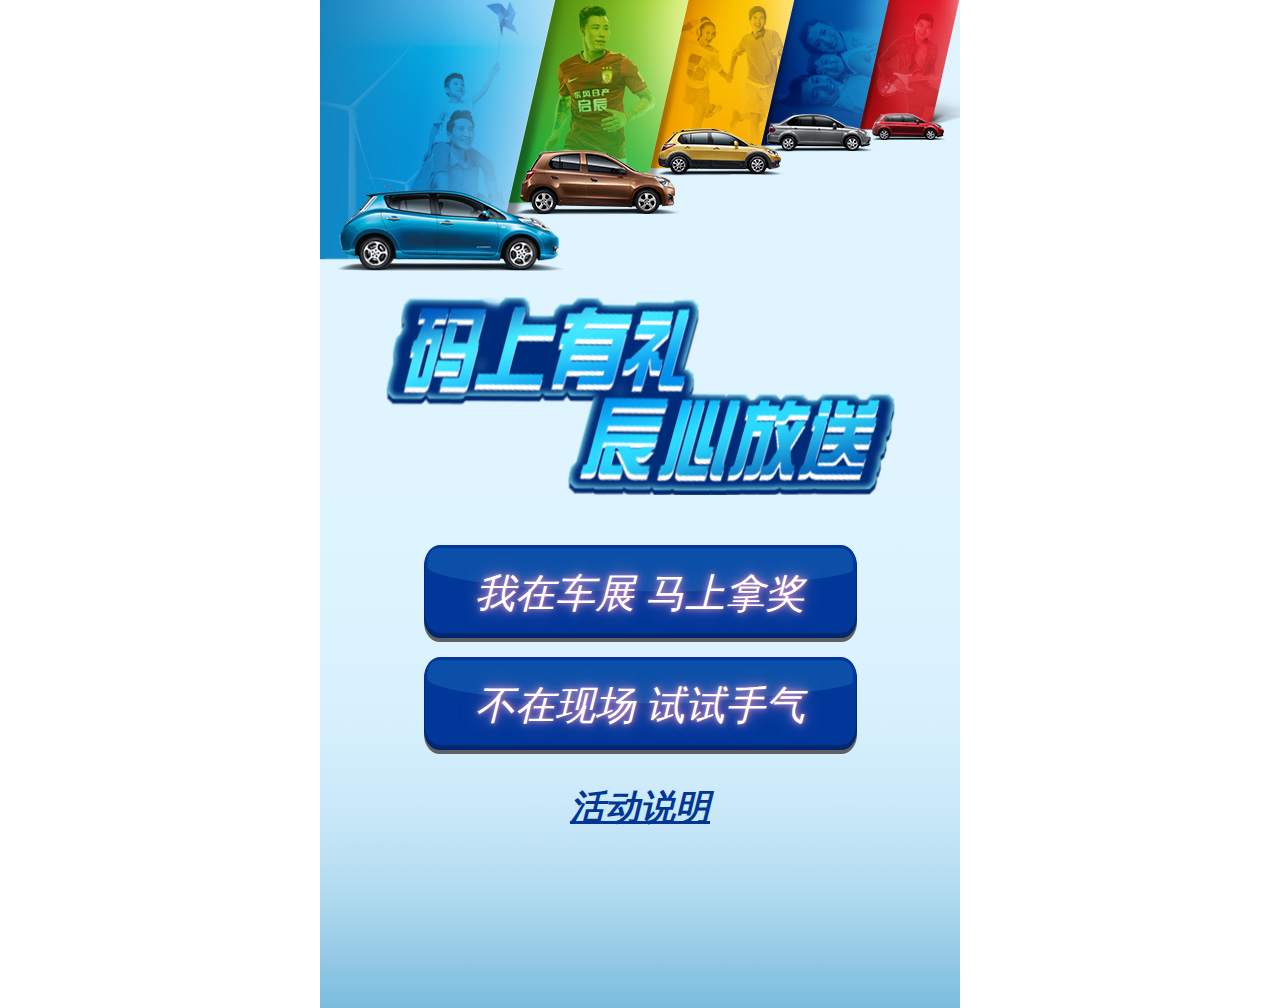
<file: index.html>
<!DOCTYPE html>
<html>
<head>
<meta charset="UTF-8">
<meta name="viewport" content="width=device-width,minimum-scale=0.5,maximum-scale=1.0,initial-scale=0.5,user-scalable=no" />
<title>启辰车展</title>
<link type="text/css" rel="stylesheet" href="css/main.css" />
</head>
<body>
<div class="mask" style="display:none;"></div>
<div class="pop-qr" style="display:none;">
	<p class="text-qr">请确认你是否在车展现场，<br />以免无法兑奖，<br />不在车展现场还可抽取话费哦！</p>
	<a class="qding" href="javascript:;"><var>确定</var></a>
    <p class="cxxz"><var>重新选择</var></p>
</div>
<div class="pop-sm" style="display:none;">
	<h6>活动说明：</h6>
	<p class="text-sm">抽奖活动哪家强，东风日产看启辰，广州车展期间，启辰君为您准备了多彩铅笔套装、购车代金券、晨风车模、手机话费等精美礼品；</p>
	<p class="text-sm">车展现场参与活动的用户百分百中奖，留下联系方式更有机会赢取启辰R30、启辰晨风一年使用权大奖；场外用户参与活动也有机会获得话费充值大奖。</p>
	<p class="text-sm">心动了吗？那就马上行动吧！</p>
	<p class="text-sm">参与车展现场抽奖活动，中奖礼品只限当天在启辰展台现场兑奖，过时不候哦，详情请咨询启辰展台工作人员。</p>
	<p class="zdl"><var>马上抽奖</var></p>
</div>
<div class="wrap">
    <div class="part1">
    	<h3 class="tou"></h3>
    	<h4 class="msyl"></h4>
    	<p class="zai"><var>我在车展&nbsp;马上拿奖</var></p>
    	<a class="buzai" href="javascript:;"><var>不在现场&nbsp;试试手气</var></a>
    	<a class="hdsm" href="javascript:;"><var>活动说明</var></a>
    </div>
    <div class="part4" style="display:none;">
    	<h3 class="tou"></h3>
    	<h4 class="hbq">很抱歉</h4>
    	<p class="test4">亲，每个微信号只可参加一次幸运大抽奖，感谢您一直以来对启辰的支持，祝您观展愉快！</p>
    </div>
</div> 
<script type="text/javascript" src="js/jquery-1.8.0.min.js"></script>
<script type="text/javascript" src="js/cookie.js"></script>
<script type="text/javascript" src="js/ort.js"></script>
<script>
$(function() {
    // 获取cookie
    $(".buzai").click(function(){
        var x=getCookie("ind");
        if (x==10) {
        	$(".part1").fadeOut();
            $(".part4").fadeIn();
        } else{
            $(".buzai").attr("href","chouj_w.html");
        };
    });
    $(".pop-qr .qding").click(function(){
        var n=getCookie("ind2");
        if (n==20) {
        	$(".pop-qr").fadeOut();
        	$(".mask").fadeOut();
        	$(".part1").fadeOut();
            $(".part4").fadeIn();
        } else{
            $(".qding").attr("href","chouj_n.html");
        };
    });
    
	$(".part1 .zai").click(function(){
		$(".mask").fadeIn();
		$(".pop-qr").fadeIn();
	});
	$(".pop-qr .cxxz").click(function(){
		$(".pop-qr").fadeOut();
		$(".mask").fadeOut();
	});
	$(".part1 .hdsm").click(function(){
		$(".mask").fadeIn();
		$(".pop-sm").fadeIn();
	});
	$(".pop-sm .zdl").click(function(){
		$(".mask").fadeOut();
		$(".pop-sm").fadeOut();
	});
})
</script>
</body>
</html>
</file>
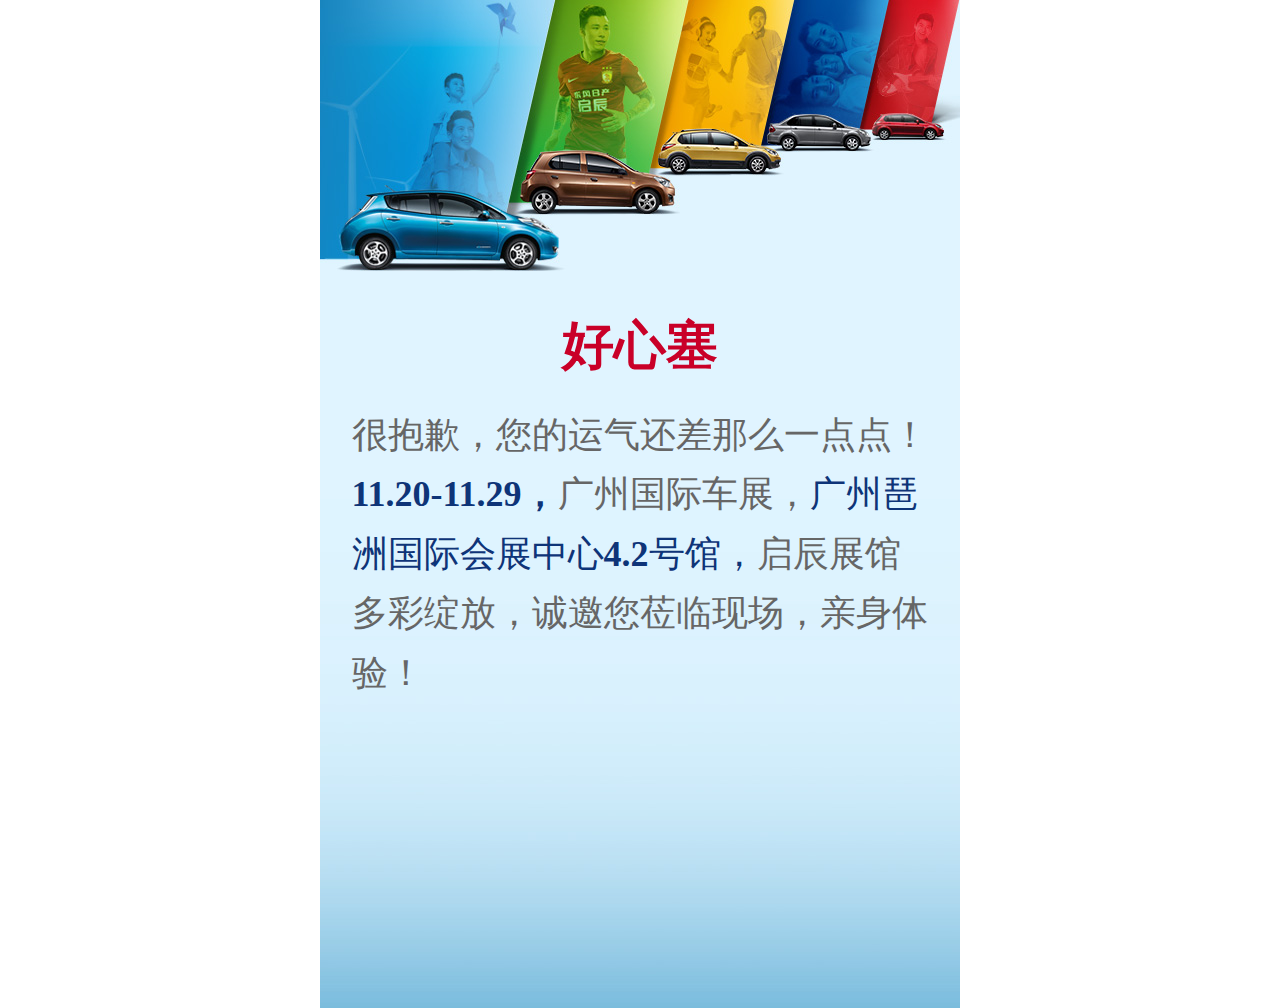
<file: buzhong.html>
<!DOCTYPE html>
<html>
<head>
<meta charset="UTF-8">
<meta name="viewport" content="width=device-width,minimum-scale=0.5,maximum-scale=1.0,initial-scale=0.5,user-scalable=no" />
<title>启辰车展</title>
<link type="text/css" rel="stylesheet" href="css/main.css" />
</head>
<body>
<div class="wrap">
    <div class="part7">
        <h2 class="tou"></h2>
        <h3 class="hxin">好心塞</h3>
        <p class="text7">很抱歉，您的运气还差那么一点点！<strong>11.20-11.29，</strong>广州国际车展，<span>广州琶洲国际会展中心<strong>4.2</strong>号馆，</span>启辰展馆多彩绽放，诚邀您莅临现场，亲身体验！</p>
    </div>
</div>
<script type="text/javascript" src="js/jquery-1.8.0.min.js"></script>
<script type="text/javascript" src="js/ort.js"></script>
</body>
</html>
</file>
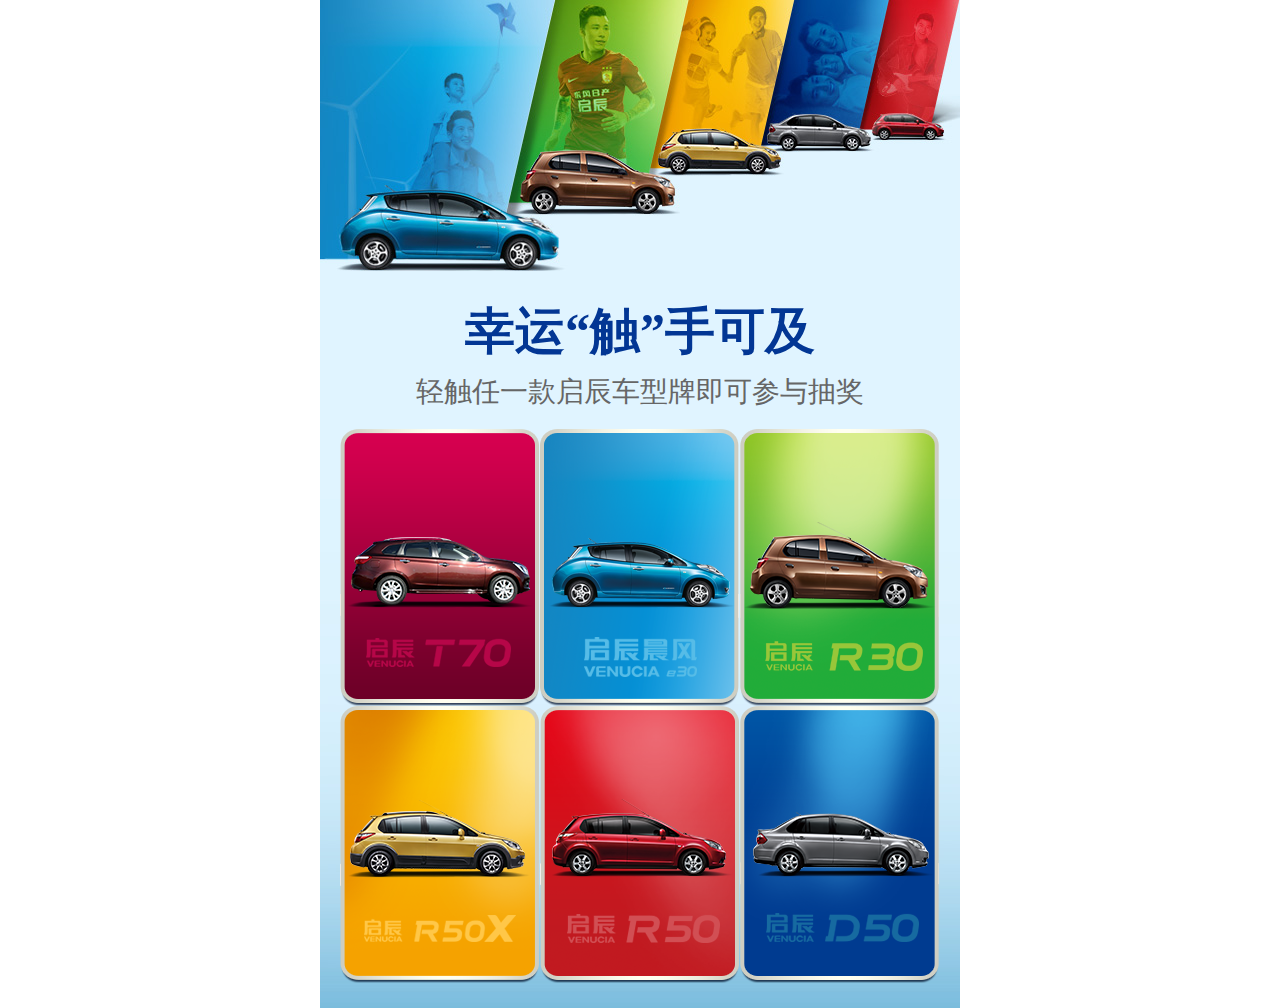
<file: chouj_n.html>
<!DOCTYPE html>
<html>
<head>
<meta charset="UTF-8">
<meta name="viewport" content="width=device-width,minimum-scale=0.5,maximum-scale=1.0,initial-scale=0.5,user-scalable=no" />
<title>启辰车展</title>
<link type="text/css" rel="stylesheet" href="css/main.css" />
</head>
<body>
<div class="wrap">
    <div class="part2 changnei">
    	<h3 class="tou"></h3>
    	<h4 class="xyun">幸运“触”手可及</h4>
    	<p class="cjts">轻触任一款启辰车型牌即可参与抽奖</p>
    	<ul>
    		<li><a href="zhongj_n.html"><img src="images/qc_01.png" /></a></li>
    		<li class="mar"><a href="zhongj_n.html"><img src="images/qc_02.png" /></a></li>
    		<li><a href="zhongj_n.html"><img src="images/qc_03.png" /></a></li>
    		<li><a href="zhongj_n.html"><img src="images/qc_04.png" /></a></li>
    		<li class="mar"><a href="zhongj_n.html"><img src="images/qc_05.png" /></a></li>
    		<li><a href="zhongj_n.html"><img src="images/qc_06.png" /></a></li>
    	</ul>
    </div>
    <div class="part4" style="display:none;">
        <h3 class="tou"></h3>
        <h4 class="hbq">很抱歉</h4>
        <p class="test4">亲，每个微信号只可参加一次幸运大抽奖，感谢您一直以来对启辰的支持，祝您观展愉快！</p>
    </div>
</div>
<script type="text/javascript" src="js/jquery-1.8.0.min.js"></script>
<script type="text/javascript" src="js/cookie.js"></script>
<script type="text/javascript" src="js/ort.js"></script>
<script>
$(function(){
    // 获取cookie
    $(".changnei ul li").click(function(){
        var n=getCookie("ind2");
        if (n==20) {
            $(".changnei ul li a").attr("href","javascript:;");
            $(".part2").fadeOut();
            $(".part4").fadeIn();
        };
    });
    // 设置cookie
    $(".changnei ul li").click(function(){
        setCookie("ind2",20,7);
    });
});
</script>
</body>
</html>
</file>
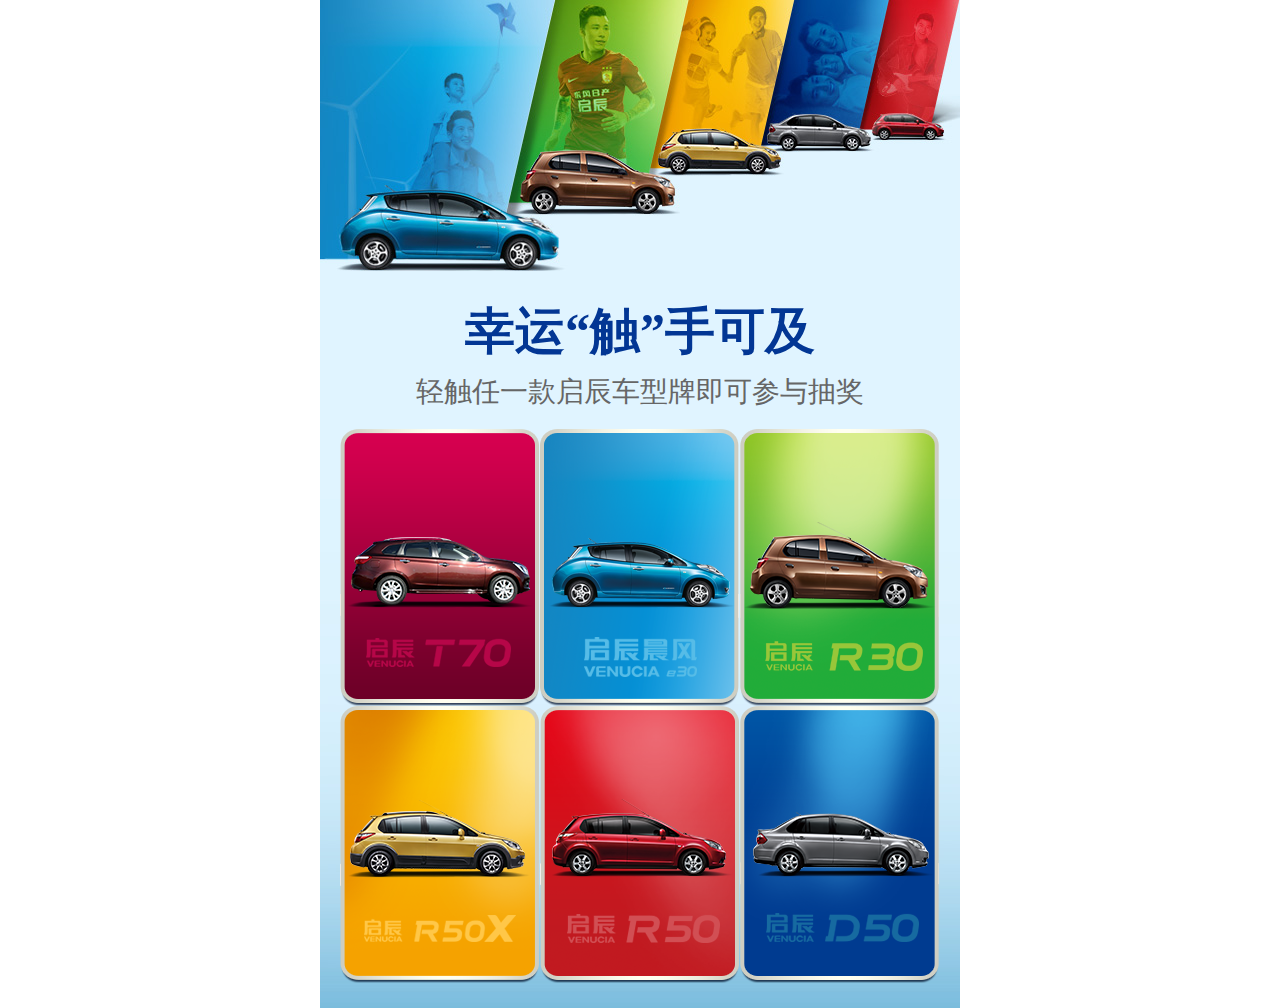
<file: chouj_w.html>
<!DOCTYPE html>
<html>
<head>
<meta charset="UTF-8">
<meta name="viewport" content="width=device-width,minimum-scale=0.5,maximum-scale=1.0,initial-scale=0.5,user-scalable=no" />
<title>启辰车展</title>
<link type="text/css" rel="stylesheet" href="css/main.css" />
</head>
<body>
<div class="mask" style="display:none;"></div>
<div class="pop-fx" style="display:none;"></div>
<div class="wrap">
    <div class="part2 changwai">
    	<h3 class="tou"></h3>
    	<h4 class="xyun">幸运“触”手可及</h4>
    	<p class="cjts">轻触任一款启辰车型牌即可参与抽奖</p>
    	<ul>
    		<li><a href="javascript:;"><img src="images/qc_01.png" /></a></li>
            <li class="mar"><a href="javascript:;"><img src="images/qc_02.png" /></a></li>
            <li><a href="javascript:;"><img src="images/qc_03.png" /></a></li>
            <li><a href="javascript:;"><img src="images/qc_04.png" /></a></li>
            <li class="mar"><a href="javascript:;"><img src="images/qc_05.png" /></a></li>
            <li><a href="javascript:;"><img src="images/qc_06.png" /></a></li>
    	</ul>
    </div>
    <div class="part4" style="display:none;">
        <h3 class="tou"></h3>
        <h4 class="hbq">很抱歉</h4>
        <p class="test4">亲，每个微信号只可参加一次幸运大抽奖，感谢您一直以来对启辰的支持，祝您观展愉快！</p>
    </div>
    <div class="part6" style="display:none;">
        <h3 class="renpin">人品不错哦！</h3>
        <p class="text6">恭喜您抽中价值10元的手机话费！请留下联系方式，24小时内话费将为您送上，请留意短信，谢谢！</p>
        <div class="huafei"><img src="images/y10.png" /></div>
        <p class="text62">请输入手机号码24小时内为您充值</p>
        <input class="input3" type="text" value="输入手机号码" onFocus="if (value =='输入手机号码'){value =''}" onBlur="if (value ==''){value='输入手机号码'}">
        <a class="qrtj" href="javascript:;"><var>确认提交</var></a>
        <!-- JiaThis 分享 BEGIN -->
        <div class="jiathis_style_32x32 shares">
            分享好友积攒人品：
            <a href="javascript:;" class="wxin"></a>
            <a href="javascript:;" class="jiathis_button_tsina weibo"></a>
            <a href="javascript:;" class="jiathis_button_tqq qzone"></a>
        </div>
        <script type="text/javascript" src="http://v3.jiathis.com/code/jia.js?uid=1373120114583947" charset="utf-8"></script>
        <script "text/javascript"> 
        var jiathis_config = { 
            url: "http://www.hao123.com", 
            title: "自定义网页标题 #微博话题#", 
            summary:"分享的文本摘要",
            pic:"自定义分享的图片连接地址"
        } 
        </script> 
        <script src="http://v2.jiathis.com/code/jiathis_r.js?move=0"></script> 
        <!-- JiaThis 分享 END -->
    </div>
    <div class="part7" style="display:none;">
        <h2 class="tou"></h2>
        <h3 class="hxin">好心塞</h3>
        <p class="text7">很抱歉，您的运气还差那么一点点！<strong>11.20-11.29，</strong>广州国际车展，<span>广州琶洲国际会展中心<strong>4.2</strong>号馆，</span>启辰展馆多彩绽放，诚邀您莅临现场，亲身体验！</p>
    </div>
</div>
<script type="text/javascript" src="js/jquery-1.8.0.min.js"></script>
<script type="text/javascript" src="js/cookie.js"></script>
<script type="text/javascript" src="js/ort.js"></script>
<script>
$(function(){
    // part2
    $(".changwai ul li").click(function(){
        var x=getCookie("ind");// 获取cookie
        if (x==10) {
            $(".part2").fadeOut();
            $(".part4").fadeIn();
        };
    });
    $(".changwai ul li").click(function(){
        setCookie("ind",10,7);// 设置cookie
        var x = $(".changwai ul li").index(this);
        $(".changwai ul li").eq(x).css("-webkit-transform","rotateY(180deg) rotateX(0deg)");
        setTimeout(function (){
            $(".part2").fadeOut();
            $(".part6").fadeIn();
        },1050);
    });

    // part6
    $(".part6 .wxin").click(function(){
        $(".mask").fadeIn();
        $(".pop-fx").fadeIn();
    });
    $(".pop-fx").click(function(){
        $(".mask").fadeOut();
        $(".pop-fx").fadeOut();
    });
    $(".part6 .qrtj").click(function(){
        alert("提交成功！");
        $(".part6 .input3").attr("value","输入手机号码");
    });
});
</script>
</body>
</html>
</file>
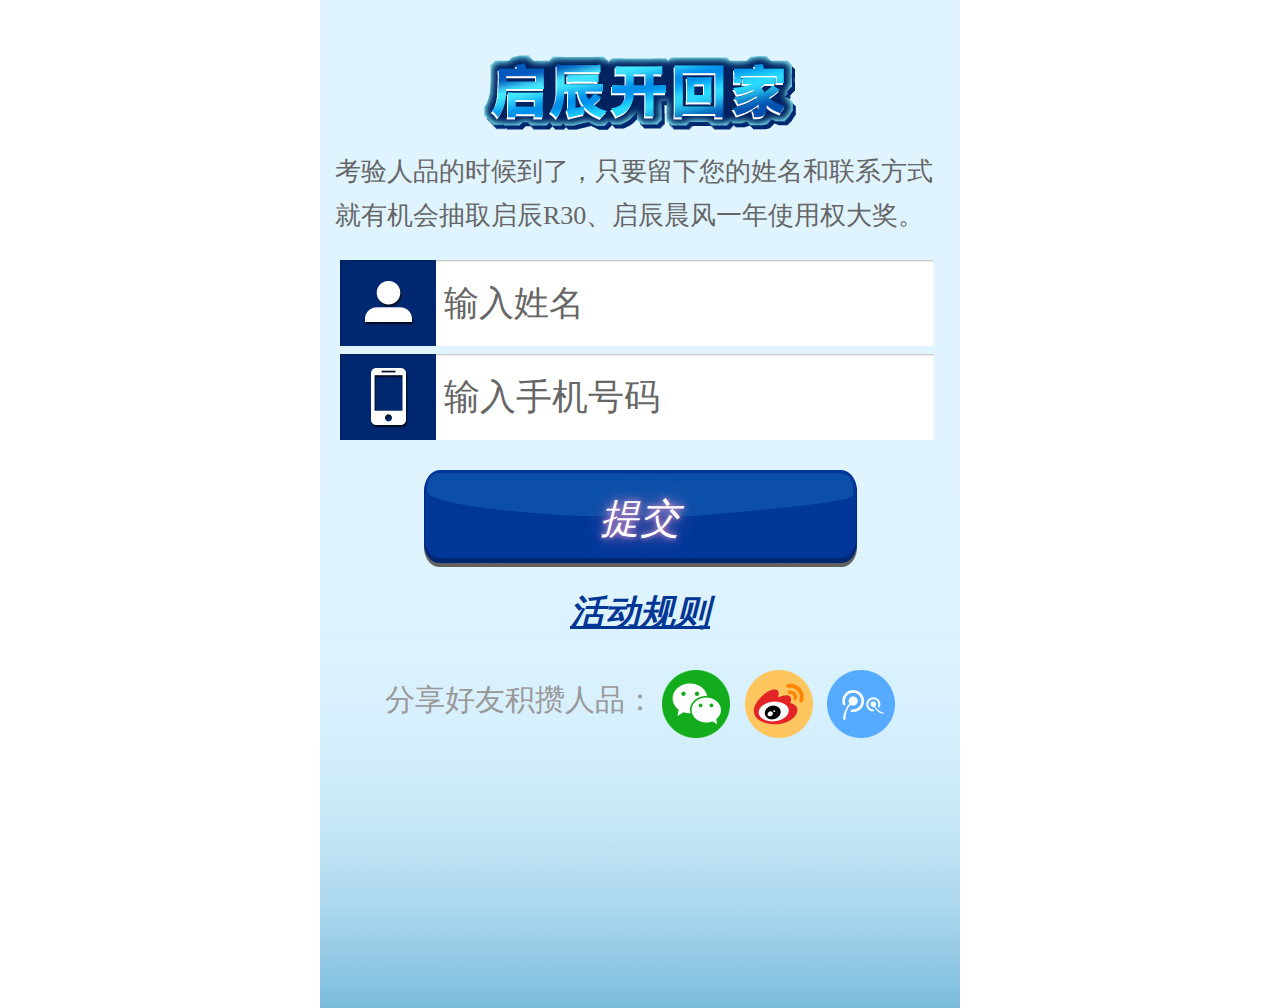
<file: data.html>
<!DOCTYPE html>
<html>
<head>
<meta charset="UTF-8">
<meta name="viewport" content="width=device-width,minimum-scale=0.5,maximum-scale=1.0,initial-scale=0.5,user-scalable=no" />
<title>启辰车展</title>
<link type="text/css" rel="stylesheet" href="css/main.css" />
</head>
<body>
<div class="mask" style="display:none;"></div>
<div class="pop-fx" style="display:none;"></div>
<div class="pop-tj" style="display:none;">
    <h3 class="tjcg">提交成功！</h3>
    <p class="text-tj">说好的16:00现场抽奖，启辰展台与您不见不散！</p>
    <a class="bjbs" href="index.html"><var>不见不散</var></a>
</div>
<div class="pop-gz" style="display:none;">
    <h6 class="hdgz">活动规则：</h6>
    <p class="text-gz">1、广州车展期间：关注启辰官方微信，参与“码上有礼，辰心放送”活动并留下本人姓名及手机号码，即可参与。</p>
    <p class="text-gz">2、11月21至11月29日，每天抽取一台启辰R30一年使用权大奖（现场兑奖）.11月29日抽取终极大奖：一台启辰晨风一年使用权。</p>
    <p class="text-gz">3、每天16:00对当天所有参与者进行抽选，抽中的参与者若不在现场，将取消中奖者资格并继续抽奖（启辰晨风一年使用权除外）。</p>
    <p class="text-gz">4、终极大奖从车展期间所有参与者中抽取，后续联系进行兑奖。</p>
    <p class="text-gz">5、此活动每人仅限参与一次；</p>
    <p class="text-gz">6、本活动最终解释权归东风日产启辰所有。</p>
    <p class="zdle"><var>知道了</var></p>
</div>
<div class="wrap">
    <div class="part5">
    	<h4 class="qckhj"><img src="images/qckhj.png" ></h4>
    	<p class="text5">考验人品的时候到了，只要留下您的姓名和联系方式就有机会抽取启辰R30、启辰晨风一年使用权大奖。</p>
    	<input class="input1" type="text" value="输入姓名" onFocus="if (value =='输入姓名'){value =''}" onBlur="if (value ==''){value='输入姓名'}">
    	<input class="input2" type="text" value="输入手机号码" onFocus="if (value =='输入手机号码'){value =''}" onBlur="if (value ==''){value='输入手机号码'}">
    	<p class="tijiao"><var>提交</var></p>
    	<a class="hdgz" href="javascript:;"><var>活动规则</var></a>
        <!-- JiaThis 分享 BEGIN -->
        <div class="jiathis_style_32x32 shares">
            分享好友积攒人品：
            <a href="javascript:;" class="wxin"></a>
            <a href="javascript:;" class="jiathis_button_tsina weibo"></a>
            <a href="javascript:;" class="jiathis_button_tqq qzone"></a>
        </div>
        <script type="text/javascript" src="http://v3.jiathis.com/code/jia.js?uid=1373120114583947" charset="utf-8"></script>
        <script "text/javascript"> 
        var jiathis_config = { 
            url: "http://www.hao123.com", 
            title: "自定义网页标题 #微博话题#", 
            summary:"分享的文本摘要",
            pic:"自定义分享的图片连接地址"
        } 
        </script> 
        <script src="http://v2.jiathis.com/code/jiathis_r.js?move=0"></script> 
        <!-- JiaThis 分享 END -->
    </div>
</div> 
<script type="text/javascript" src="js/jquery-1.8.0.min.js"></script>
<script type="text/javascript" src="js/ort.js"></script>
<script>
$(function() {
    // part5
    $(".part5 .tijiao").click(function(){
        $(".mask").fadeIn();
        $(".pop-tj").fadeIn();
    });
    $(".part5 .hdgz").click(function(){
        $(".mask").fadeIn();
        $(".pop-gz").fadeIn();
    });
    $(".pop-gz .zdle").click(function(){
        $(".mask").fadeOut();
        $(".pop-gz").fadeOut();
    });
    $(".part5 .wxin").click(function(){
        $(".mask").fadeIn();
        $(".pop-fx").fadeIn();
    });
    $(".pop-fx").click(function(){
        $(".mask").fadeOut();
        $(".pop-fx").fadeOut();
    });
})
</script>
</body>
</html>
</file>
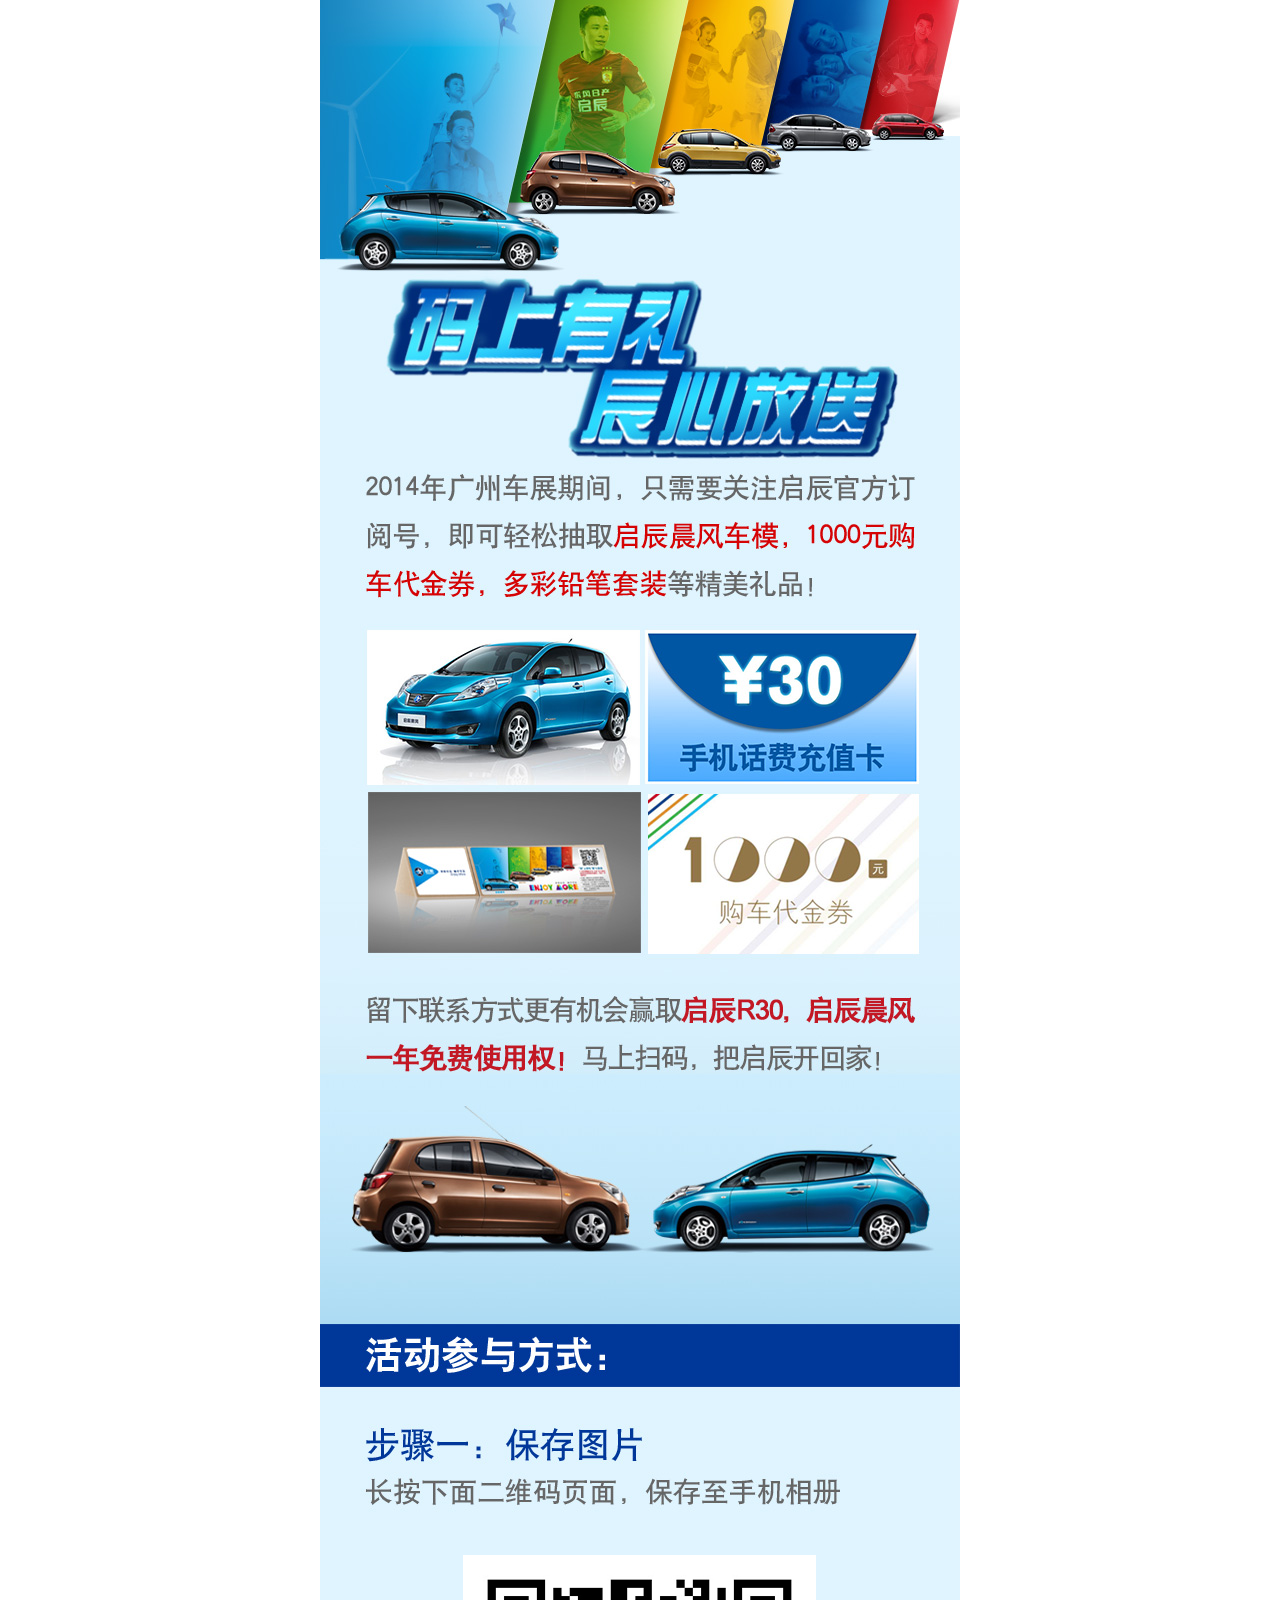
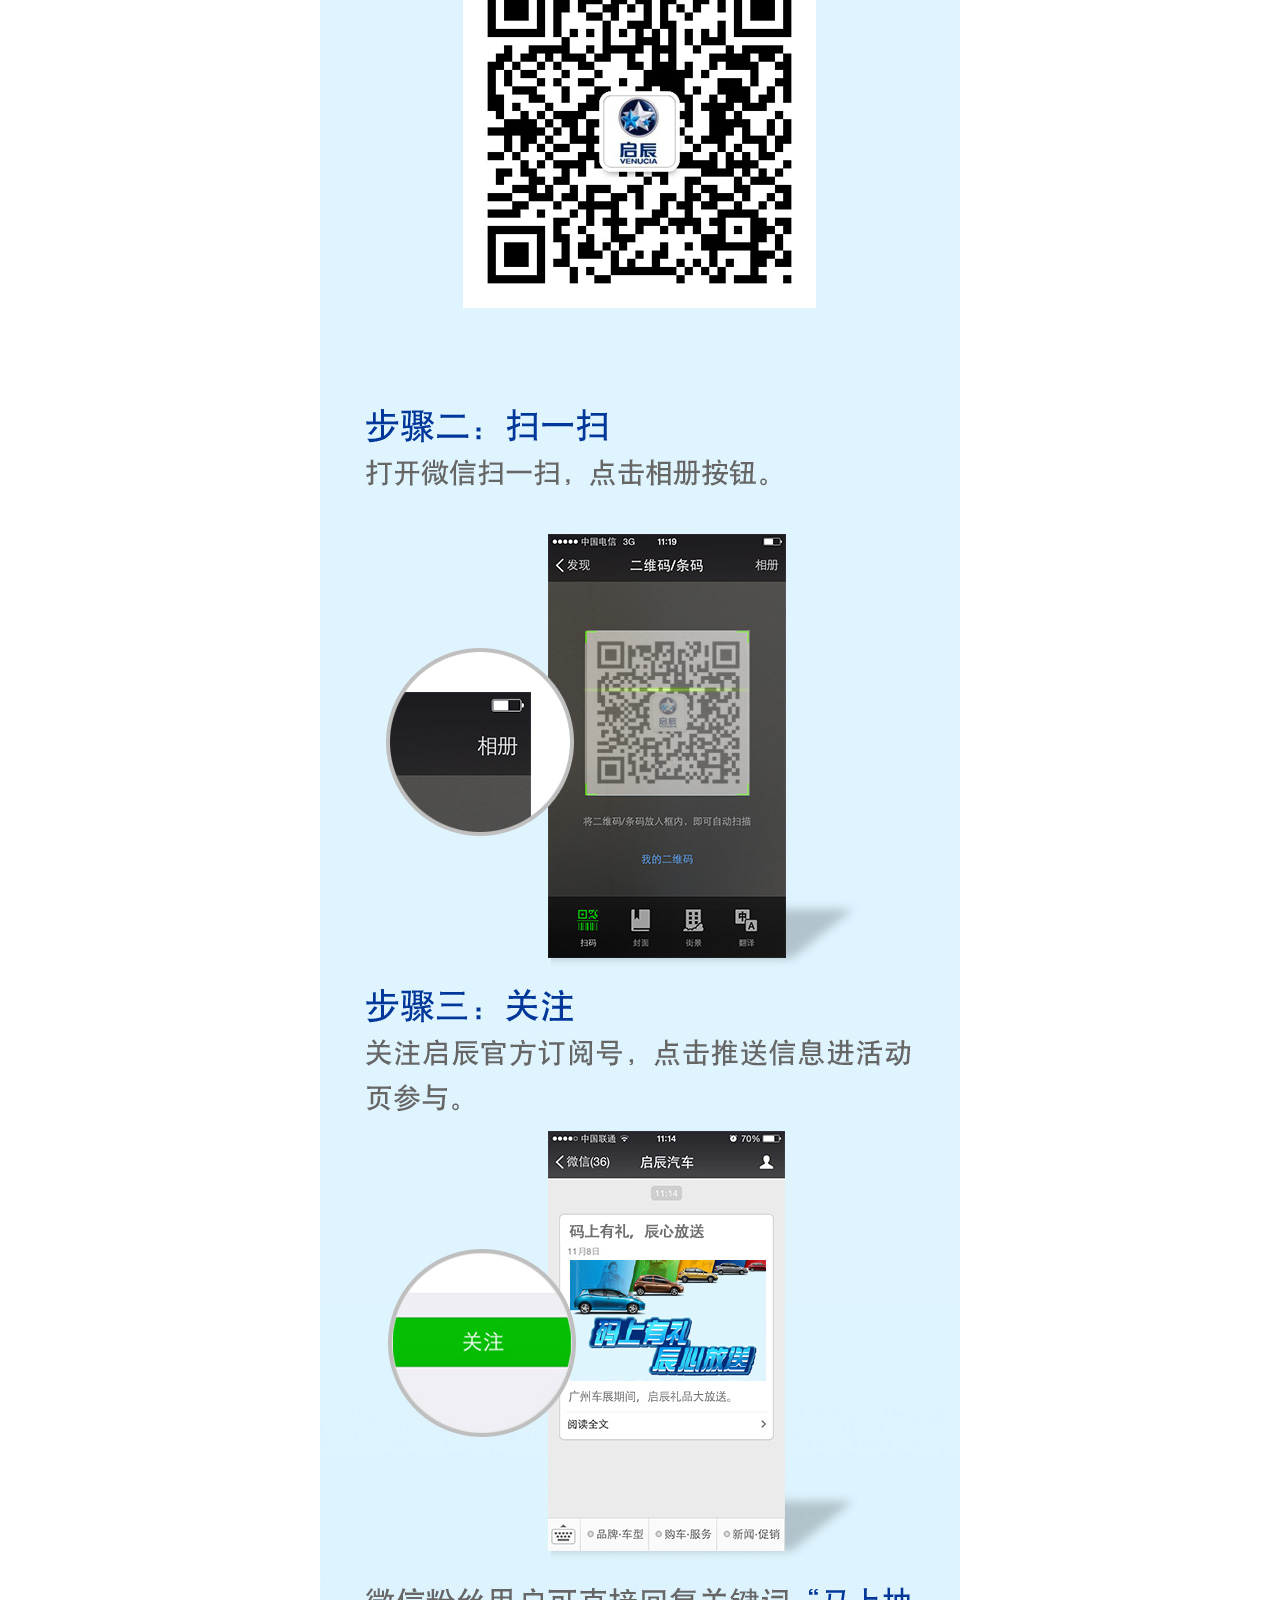
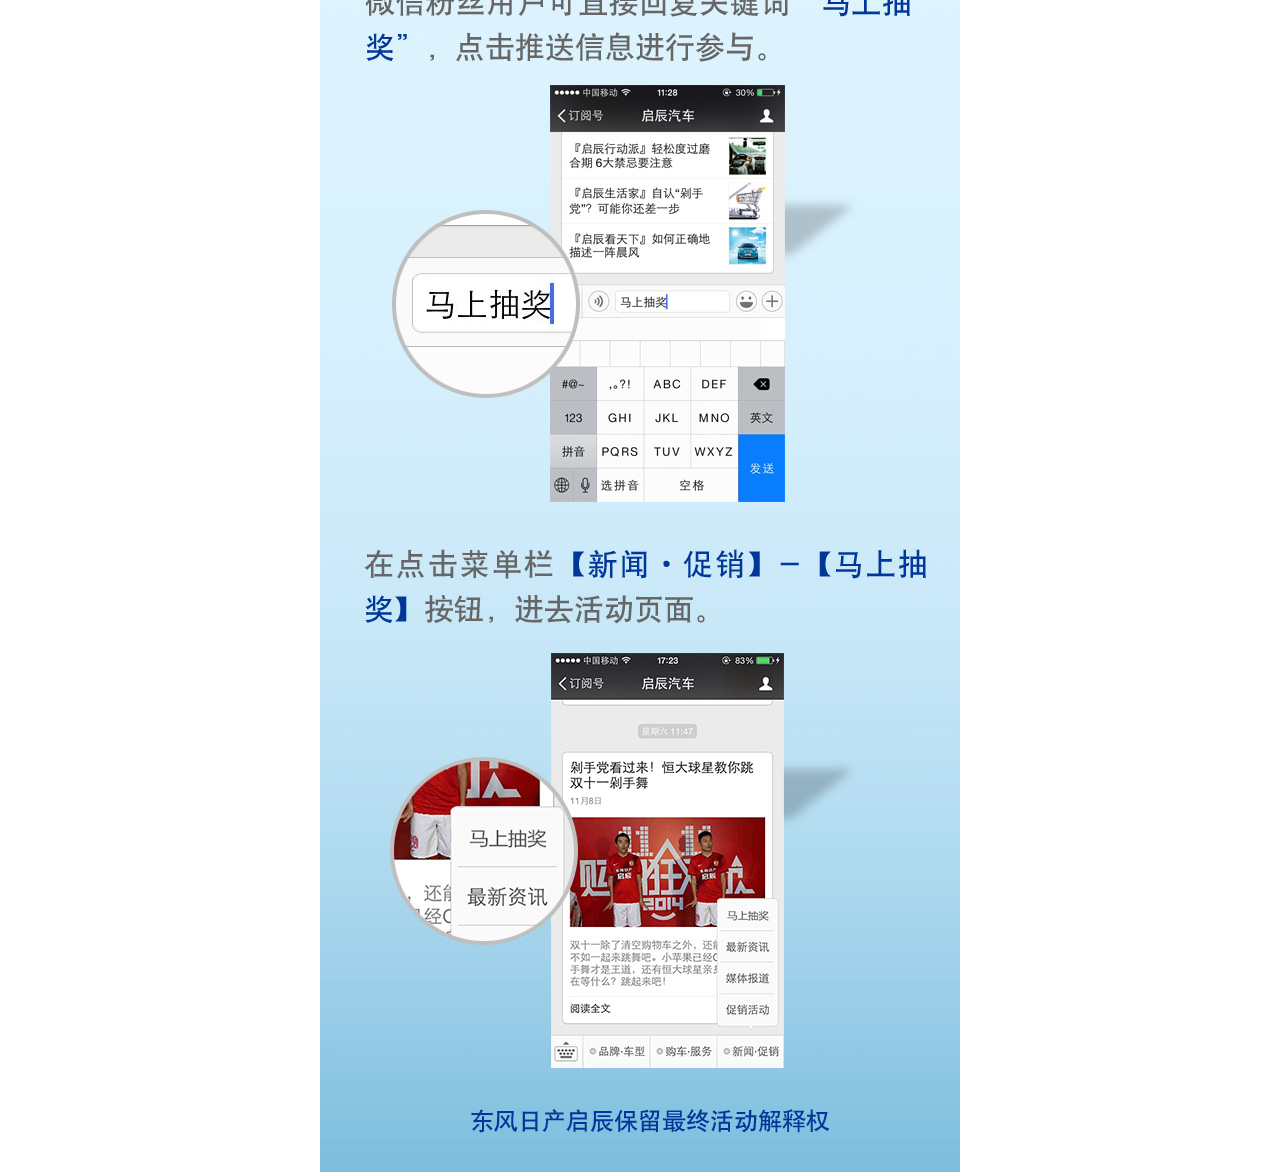
<file: share.html>
<!DOCTYPE html>
<html>
<head>
<meta charset="UTF-8">
<meta name="viewport" content="width=device-width,minimum-scale=0.5,maximum-scale=1.0,initial-scale=0.5,user-scalable=no" />
<title>启辰车展—分享页</title>
<style type="text/css">
html, body, div,  p,img{padding: 0; margin: 0; border: 0; outline: 0; background: transparent;}
.share{width: 640px; height: 4372px; position: relative; margin: 0 auto;}
.share img{width: 640px; height: 4372px;}
.ewm{width: 353px; height: 353px; position: absolute; top: 1555px; left: 143px; z-index:999;}
.ewm img{width: 353px; height: 353px;}
</style>
</head>
<body>
<div class="share">
	<img src="images/fenx.jpg" />
    <p class="ewm"><img src="images/erwm.jpg"></p>
</div>
<script type="text/javascript" src="js/jquery-1.8.0.min.js"></script>
<script type="text/javascript" src="js/ort.js"></script>
</body>
</html>
</file>
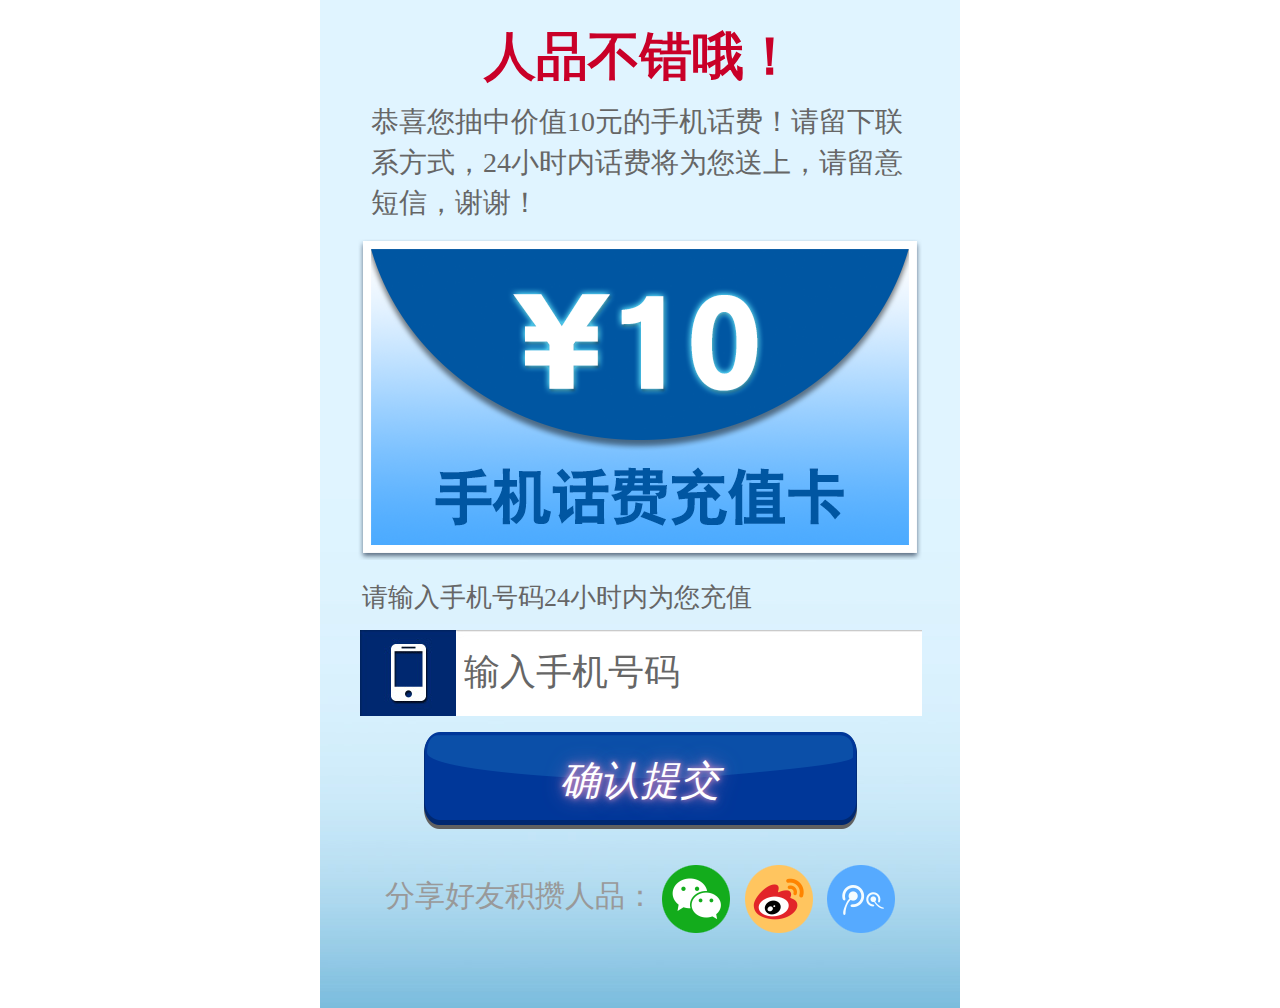
<file: zhongj_10.html>
<!DOCTYPE html>
<html>
<head>
<meta charset="UTF-8">
<meta name="viewport" content="width=device-width,minimum-scale=0.5,maximum-scale=1.0,initial-scale=0.5,user-scalable=no" />
<title>启辰车展</title>
<link type="text/css" rel="stylesheet" href="css/main.css" />
</head>
<body>
<div class="mask" style="display:none;"></div>
<div class="pop-fx" style="display:none;"></div>
<div class="wrap">
    <div class="part6">
        <h3 class="renpin">人品不错哦！</h3>
        <p class="text6">恭喜您抽中价值10元的手机话费！请留下联系方式，24小时内话费将为您送上，请留意短信，谢谢！</p>
        <div class="huafei"><img src="images/y10.png" /></div>
        <p class="text62">请输入手机号码24小时内为您充值</p>
        <input class="input3" type="text" value="输入手机号码" onFocus="if (value =='输入手机号码'){value =''}" onBlur="if (value ==''){value='输入手机号码'}">
        <a class="qrtj" href="javascript:;"><var>确认提交</var></a>
        <!-- JiaThis 分享 BEGIN -->
        <div class="jiathis_style_32x32 shares">
            分享好友积攒人品：
            <a href="javascript:;" class="wxin"></a>
            <a href="javascript:;" class="jiathis_button_tsina weibo"></a>
            <a href="javascript:;" class="jiathis_button_tqq qzone"></a>
        </div>
        <script type="text/javascript" src="http://v3.jiathis.com/code/jia.js?uid=1373120114583947" charset="utf-8"></script>
        <script "text/javascript"> 
        var jiathis_config = { 
            url: "http://www.hao123.com", 
            title: "自定义网页标题 #微博话题#", 
            summary:"分享的文本摘要",
            pic:"自定义分享的图片连接地址"
        } 
        </script> 
        <script src="http://v2.jiathis.com/code/jiathis_r.js?move=0"></script> 
        <!-- JiaThis 分享 END -->
    </div>
</div> 
<script type="text/javascript" src="js/jquery-1.8.0.min.js"></script>
<script type="text/javascript" src="js/ort.js"></script>
<script>
$(function() {
    // part6
    $(".part6 .wxin").click(function(){
        $(".mask").fadeIn();
        $(".pop-fx").fadeIn();
    });
    $(".pop-fx").click(function(){
        $(".mask").fadeOut();
        $(".pop-fx").fadeOut();
    });
    $(".part6 .qrtj").click(function(){
        alert("提交成功！");
        $(".part6 .input3").attr("value","输入手机号码");
    });
})
</script>
</body>
</html>
</file>
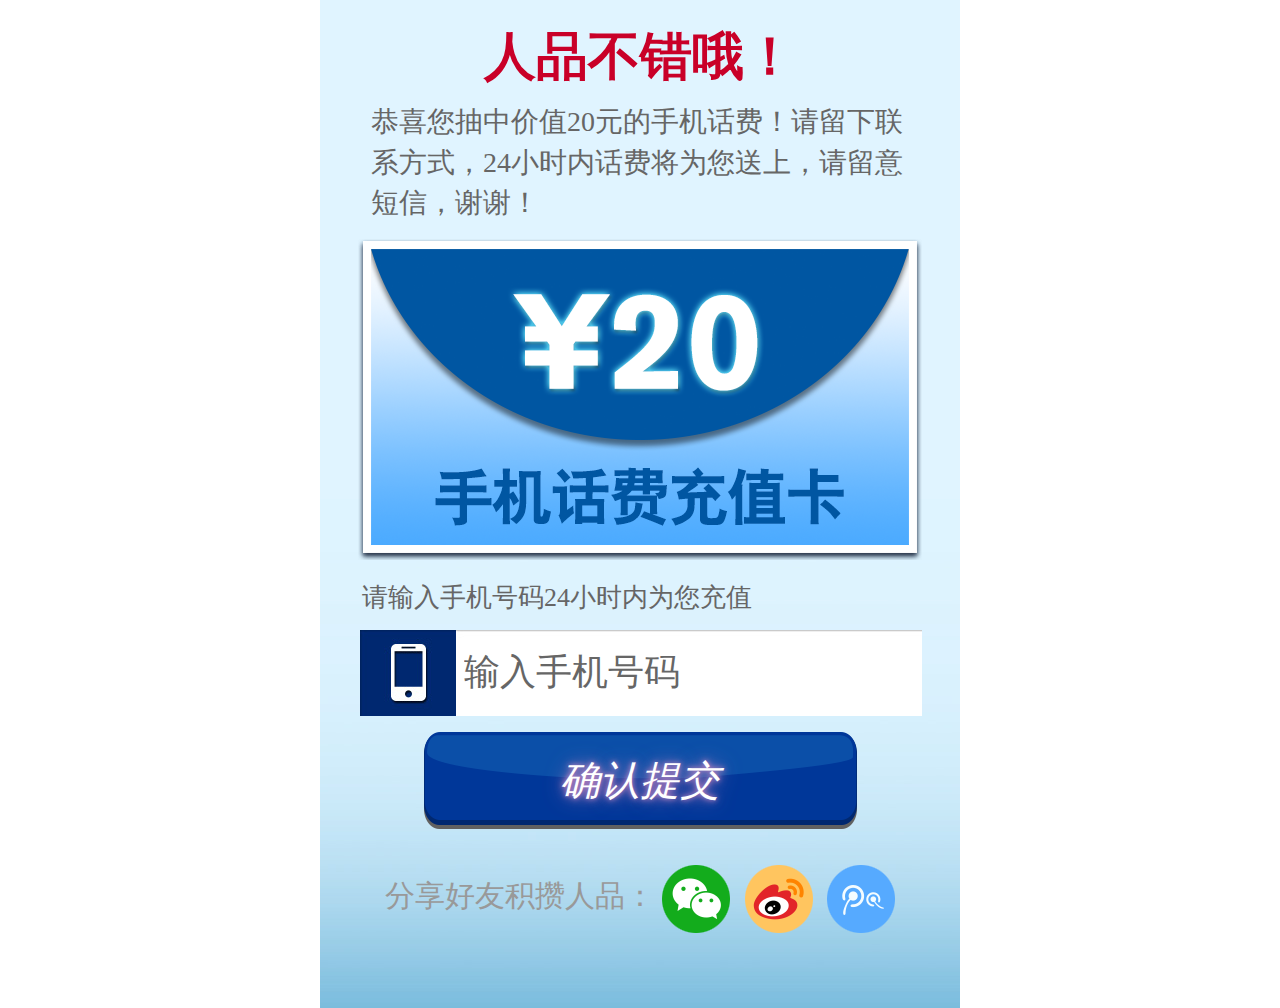
<file: zhongj_20.html>
<!DOCTYPE html>
<html>
<head>
<meta charset="UTF-8">
<meta name="viewport" content="width=device-width,minimum-scale=0.5,maximum-scale=1.0,initial-scale=0.5,user-scalable=no" />
<title>启辰车展</title>
<link type="text/css" rel="stylesheet" href="css/main.css" />
</head>
<body>
<div class="mask" style="display:none;"></div>
<div class="pop-fx" style="display:none;"></div>
<div class="wrap">
    <div class="part6">
        <h3 class="renpin">人品不错哦！</h3>
        <p class="text6">恭喜您抽中价值20元的手机话费！请留下联系方式，24小时内话费将为您送上，请留意短信，谢谢！</p>
        <div class="huafei"><img src="images/y20.png" /></div>
        <p class="text62">请输入手机号码24小时内为您充值</p>
        <input class="input3" type="text" value="输入手机号码" onFocus="if (value =='输入手机号码'){value =''}" onBlur="if (value ==''){value='输入手机号码'}">
        <a class="qrtj" href="javascript:;"><var>确认提交</var></a>
        <!-- JiaThis 分享 BEGIN -->
        <div class="jiathis_style_32x32 shares">
            分享好友积攒人品：
            <a href="javascript:;" class="wxin"></a>
            <a href="javascript:;" class="jiathis_button_tsina weibo"></a>
            <a href="javascript:;" class="jiathis_button_tqq qzone"></a>
        </div>
        <script type="text/javascript" src="http://v3.jiathis.com/code/jia.js?uid=1373120114583947" charset="utf-8"></script>
        <script "text/javascript"> 
        var jiathis_config = { 
            url: "http://www.hao123.com", 
            title: "自定义网页标题 #微博话题#", 
            summary:"分享的文本摘要",
            pic:"自定义分享的图片连接地址"
        } 
        </script> 
        <script src="http://v2.jiathis.com/code/jiathis_r.js?move=0"></script> 
        <!-- JiaThis 分享 END -->
    </div>
</div> 
<script type="text/javascript" src="js/jquery-1.8.0.min.js"></script>
<script type="text/javascript" src="js/ort.js"></script>
<script>
$(function() {
    // part6
    $(".part6 .wxin").click(function(){
        $(".mask").fadeIn();
        $(".pop-fx").fadeIn();
    });
    $(".pop-fx").click(function(){
        $(".mask").fadeOut();
        $(".pop-fx").fadeOut();
    });
    $(".part6 .qrtj").click(function(){
        alert("提交成功！");
        $(".part6 .input3").attr("value","输入手机号码");
    });
})
</script>
</body>
</html>
</file>
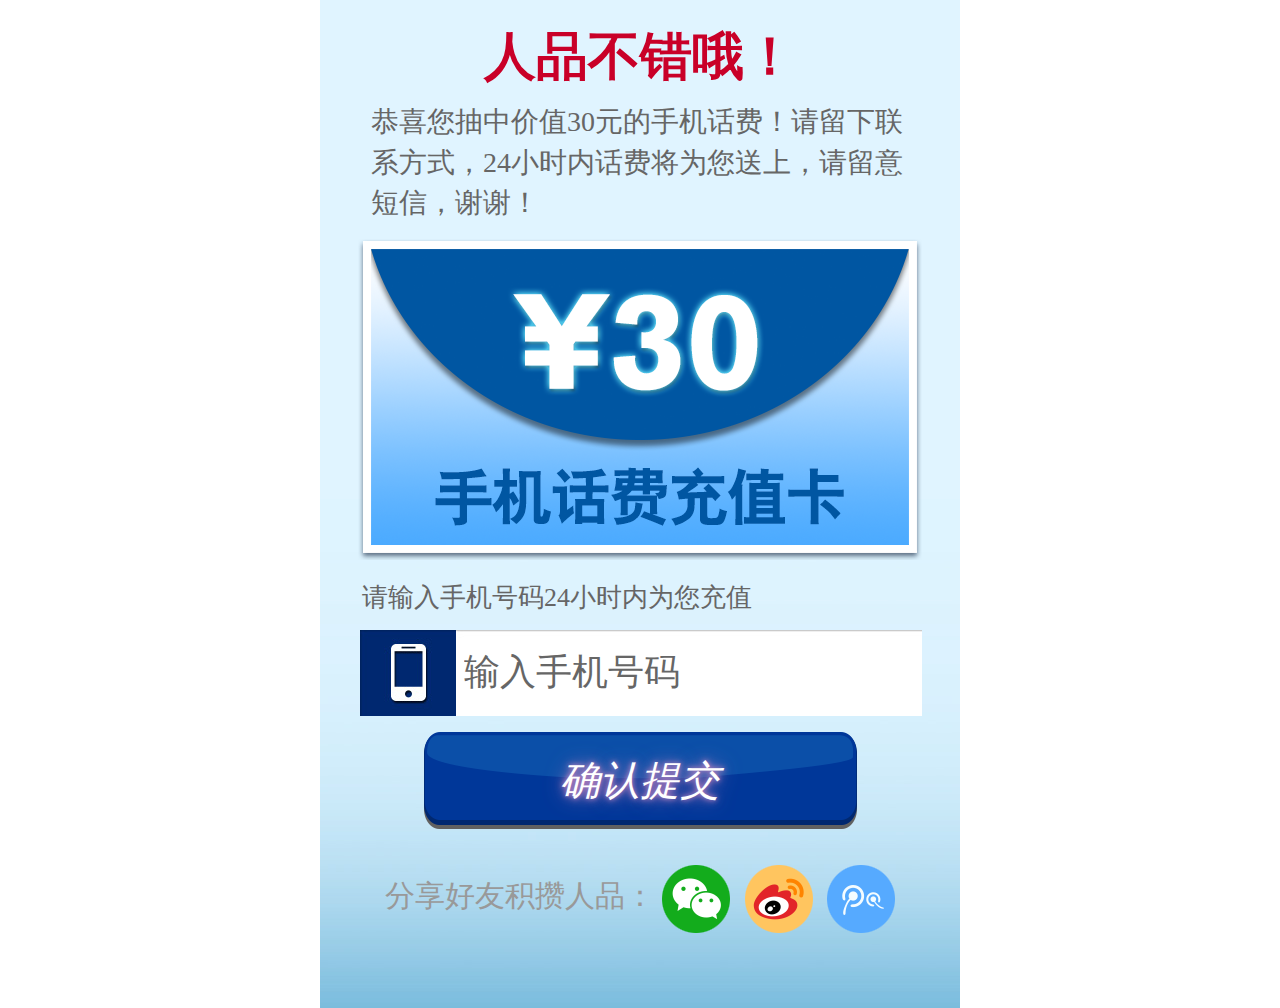
<file: zhongj_30.html>
<!DOCTYPE html>
<html>
<head>
<meta charset="UTF-8">
<meta name="viewport" content="width=device-width,minimum-scale=0.5,maximum-scale=1.0,initial-scale=0.5,user-scalable=no" />
<title>启辰车展</title>
<link type="text/css" rel="stylesheet" href="css/main.css" />
</head>
<body>
<div class="mask" style="display:none;"></div>
<div class="pop-fx" style="display:none;"></div>
<div class="wrap">
    <div class="part6">
        <h3 class="renpin">人品不错哦！</h3>
        <p class="text6">恭喜您抽中价值30元的手机话费！请留下联系方式，24小时内话费将为您送上，请留意短信，谢谢！</p>
        <div class="huafei"><img src="images/y30.png" /></div>
        <p class="text62">请输入手机号码24小时内为您充值</p>
        <input class="input3" type="text" value="输入手机号码" onFocus="if (value =='输入手机号码'){value =''}" onBlur="if (value ==''){value='输入手机号码'}">
        <a class="qrtj" href="javascript:;"><var>确认提交</var></a>
        <!-- JiaThis 分享 BEGIN -->
        <div class="jiathis_style_32x32 shares">
            分享好友积攒人品：
            <a href="javascript:;" class="wxin"></a>
            <a href="javascript:;" class="jiathis_button_tsina weibo"></a>
            <a href="javascript:;" class="jiathis_button_tqq qzone"></a>
        </div>
        <script type="text/javascript" src="http://v3.jiathis.com/code/jia.js?uid=1373120114583947" charset="utf-8"></script>
        <script "text/javascript"> 
        var jiathis_config = { 
            url: "http://www.hao123.com", 
            title: "自定义网页标题 #微博话题#", 
            summary:"分享的文本摘要",
            pic:"自定义分享的图片连接地址"
        } 
        </script> 
        <script src="http://v2.jiathis.com/code/jiathis_r.js?move=0"></script> 
        <!-- JiaThis 分享 END -->
    </div>
</div> 
<script type="text/javascript" src="js/jquery-1.8.0.min.js"></script>
<script type="text/javascript" src="js/ort.js"></script>
<script>
$(function() {
    // part6
    $(".part6 .wxin").click(function(){
        $(".mask").fadeIn();
        $(".pop-fx").fadeIn();
    });
    $(".pop-fx").click(function(){
        $(".mask").fadeOut();
        $(".pop-fx").fadeOut();
    });
    $(".part6 .qrtj").click(function(){
        alert("提交成功！");
        $(".part6 .input3").attr("value","输入手机号码");
    });
})
</script>
</body>
</html>
</file>
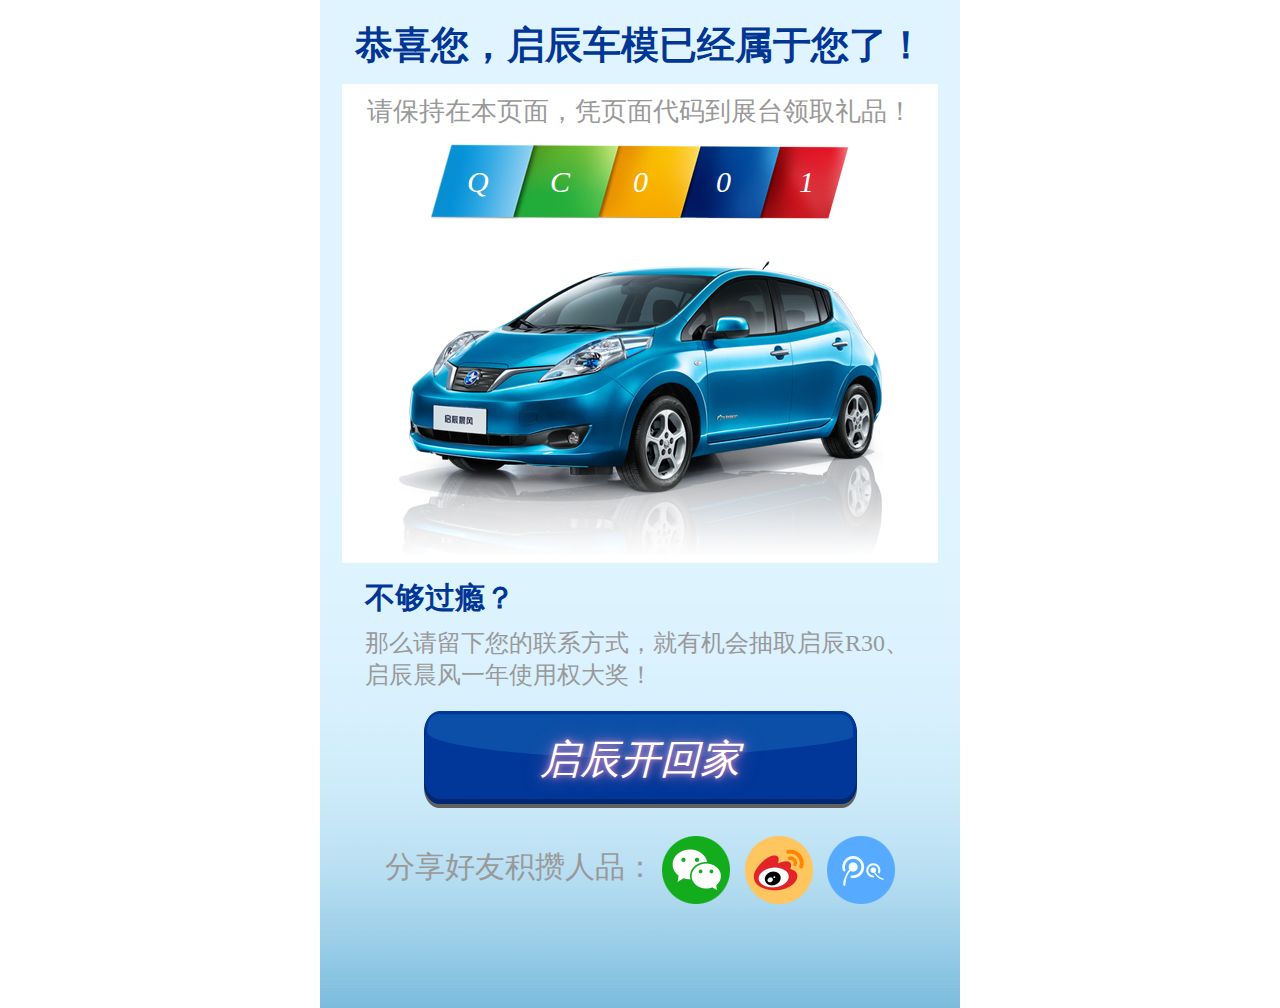
<file: zhongj_n.html>
<!DOCTYPE html>
<html>
<head>
<meta charset="UTF-8">
<meta name="viewport" content="width=device-width,minimum-scale=0.5,maximum-scale=1.0,initial-scale=0.5,user-scalable=no" />
<title>启辰车展</title>
<link type="text/css" rel="stylesheet" href="css/main.css" />
</head>
<body>
<div class="mask" style="display:none;"></div>
<div class="pop-fx" style="display:none;"></div>
<div class="wrap">
    <div class="part3">
    	<h4 class="gxi">恭喜您，启辰车模已经属于您了！</h4>
    	<div class="ymdm">
    		<h5>请保持在本页面，凭页面代码到展台领取礼品！</h5>
    		<ul>
    			<li><var>Q</var></li>
    			<li><var>C</var></li>
    			<li><var>0</var></li>
    			<li><var>0</var></li>
    			<li><var>1</var></li>
    		</ul>
    		<p class="car"></p>
    	</div>
		<h6 class="hbmz">不够过瘾？</h6>
		<p class="lzts">那么请留下您的联系方式，就有机会抽取启辰R30、启辰晨风一年使用权大奖！</p>
		<a class="qckhj" href="data.html"><var>启辰开回家</var></a>
        <!-- JiaThis 分享 BEGIN -->
        <div class="jiathis_style_32x32 shares">
            分享好友积攒人品：
            <a href="javascript:;" class="wxin"></a>
            <a href="javascript:;" class="jiathis_button_tsina weibo"></a>
            <a href="javascript:;" class="jiathis_button_tqq qzone"></a>
        </div>
        <script type="text/javascript" src="http://v3.jiathis.com/code/jia.js?uid=1373120114583947" charset="utf-8"></script>
        <script "text/javascript"> 
        var jiathis_config = { 
            url: "http://www.hao123.com", 
            title: "自定义网页标题 #微博话题#", 
            summary:"分享的文本摘要",
            pic:"自定义分享的图片连接地址"
        } 
        </script> 
        <script src="http://v2.jiathis.com/code/jiathis_r.js?move=0"></script> 
        <!-- JiaThis 分享 END -->
    </div>
</div> 
<script type="text/javascript" src="js/jquery-1.8.0.min.js"></script>
<script type="text/javascript" src="js/ort.js"></script>
<script>
$(function() {
    // part3
    $(".part3 .wxin").click(function(){
        $(".mask").fadeIn();
        $(".pop-fx").fadeIn();
    });
    $(".pop-fx").click(function(){
        $(".mask").fadeOut();
        $(".pop-fx").fadeOut();
    });
})
</script>
</body>
</html>
</file>
<file: css/main.css>
@charset "utf-8";
/* CSS Document */
html, body, div, span, h1, h2, h3, h4, h5, h6, p, abbr, address, cite, code, del, dfn, em, img, sub, sup, var, i, dl, dd, dt, ol, ul, li, fieldset, form, label, legend, table, caption, tbody, tfoot, thead, tr, th, td, article, aside, figure, footer, header, hgroup, menu, nav, section, time, mark, audio, video {
    padding: 0;
    margin: 0;
    border: 0;
    outline: 0;
    background: transparent;
}
article, aside, figure, footer, header, hgroup, nav, menu, section {
    display: block;
}
ol, ul, li {
    list-style: none;
}
a {
    text-decoration: none;
    padding: 0;
    margin: 0;
}
body, html {
    font-family: Microsoft YaHei;
    height: 100%;
    width: 100%;
    margin: 0 auto;
}
input,button,select,textarea{outline: none; border: none; }
/**************************页面样式**************************/
body {
    width: 640px;
    height: 100%;
    margin: 0 auto;
    position: relative;
}
.wrap {
    width: 640px; 
    height:1008px;
    position: relative;
    background: url("../images/bg01.jpg") no-repeat;
    background-size: 100% 100%;
    margin: 0 auto;
}
/***************弹层*************/
.mask {
    width: 640px; 
    height:1008px;
    background: #000;
    filter:alpha(opacity=60);
    -moz-opacity:0.60;
    opacity:0.60;
    position: absolute;
    top: 0;
    left: 0;
    z-index: 10;
}
.pop-fx {
    width: 640px;
    height: 405px;
    background: url("../images/share_pop.png") no-repeat;
    position: absolute;
    top: 0;
    left: 0;
    z-index: 20;
    cursor: pointer;
}
.pop-qr {
    width: 583px;
    height: 523px;
    border: 8px solid #002870;
    -moz-border-radius: 25px;
    -webkit-border-radius: 25px;
    background: #fff;
    border-radius:25px;
    position: absolute;
    top: 130px;
    left: 21px;
    z-index: 20;
}
.pop-qr .text-qr {
    font-size: 36px;
    font-weight: bold;
    color: #002870;
    line-height: 160%;
    text-align: center;
    margin-top: 50px;
}
.pop-qr .qding {
    width: 433px;
    height: 97px;
    line-height: 97px;
    background: url("../images/btn01.png") no-repeat;
    margin: 0 auto;
    margin-top: 10px;
    cursor: pointer;
    text-align: center;
    display: block;
}
.pop-qr .qding var {
    font-size: 40px;
    color: #fff;
    text-shadow: 0px 0px 5px #be84c2,0px 0px 10px rgba(190,132,194,0.8),0px 0px 20px rgba(190,132,194,0.8);
}
.pop-qr .cxxz {
    width: 433px;
    height: 97px;
    line-height: 97px;
    background: url("../images/btn01.png") no-repeat;
    margin: 0 auto;
    margin-top: 18px;
    cursor: pointer;
    text-align: center;
}
.pop-qr .cxxz var {
    font-size: 40px;
    color: #fff;
    text-shadow: 0px 0px 5px #be84c2,0px 0px 10px rgba(190,132,194,0.8),0px 0px 20px rgba(190,132,194,0.8);
}
.pop-sm {
    width: 583px;
    height: 708px;
    border: 8px solid #002870;
    -moz-border-radius: 25px;
    -webkit-border-radius: 25px;
    background: #fff;
    border-radius:25px;
    position: absolute;
    top: 120px;
    left: 21px;
    z-index: 20;
}
.pop-sm h6 {
    font-size: 28px;
    color: #002870;
    margin: 45px 0 10px 40px;
}
.pop-sm .text-sm{
    width: 526px;
    font-size: 25px;
    color: #999;
    margin: 0 auto;
    text-indent: 48px;
    line-height: 168%;
}
.pop-sm .zdl {
    width: 433px;
    height: 97px;
    line-height: 97px;
    background: url("../images/btn01.png") no-repeat;
    margin: 0 auto;
    margin-top: 20px;
    cursor: pointer;
    text-align: center;
}
.pop-sm .zdl var {
    font-size: 40px;
    color: #fff;
    text-shadow: 0px 0px 5px #be84c2,0px 0px 10px rgba(190,132,194,0.8),0px 0px 20px rgba(190,132,194,0.8);
}
.pop-tj {
    width: 583px;
    height: 493px;
    border: 8px solid #002870;
    -moz-border-radius: 25px;
    -webkit-border-radius: 25px;
    background: #fff;
    border-radius:25px;
    position: absolute;
    top: 148px;
    left: 21px;
    z-index: 20;
}
.pop-tj .tjcg {
    font-size: 65px;
    color: #002870;
    margin-top: 45px;
    text-align: center;
}
.pop-tj .text-tj {
    width: 504px;
    font-size: 37px;
    color: #666;
    margin: 0 auto;
    line-height: 164%;
    margin-top: 22px;

}
.pop-tj .bjbs {
    width: 433px;
    height: 97px;
    line-height: 97px;
    background: url("../images/btn01.png") no-repeat;
    margin: 0 auto;
    margin-top: 40px;
    cursor: pointer;
    text-align: center;
    display: block;
}
.pop-tj .bjbs var {
    font-size: 40px;
    color: #fff;
    text-shadow: 0px 0px 5px #be84c2,0px 0px 10px rgba(190,132,194,0.8),0px 0px 20px rgba(190,132,194,0.8);
}

.pop-gz {
    width: 583px;
    height: 806px;
    border: 8px solid #002870;
    -moz-border-radius: 25px;
    -webkit-border-radius: 25px;
    background: #fff;
    border-radius:25px;
    position: absolute;
    top: 40px;
    left: 21px;
    z-index: 20;
}
.pop-gz .hdgz {
    font-size: 28px;
    color: #002870;
    margin: 45px 0 10px 38px;
}
.pop-gz .text-gz {
    width: 504px;
    font-size: 25px;
    color: #666;
    margin: 0 auto;
    line-height: 168%;
}
.pop-gz .zdle {
    width: 433px;
    height: 97px;
    line-height: 97px;
    background: url("../images/btn01.png") no-repeat;
    margin: 0 auto;
    margin-top: 45px;
    cursor: pointer;
    text-align: center;
}
.pop-gz .zdle var {
    font-size: 40px;
    color: #fff;
    text-shadow: 0px 0px 5px #be84c2,0px 0px 10px rgba(190,132,194,0.8),0px 0px 20px rgba(190,132,194,0.8);
}
/***************首页*************/
.part1 {
    width: 640px; 
    height:1008px;
    /*height:643px;*/
    position: relative;
    margin: 0 auto;
    /*padding-top: 365px;*/
}
.part1 .tou {
    width: 640px;
    height: 271px;
    background: url("../images/bg02.jpg") no-repeat;
}
.part1 .msyl {
    width: 509px;
    height: 198px;
    background: url("../images/msyl.png") no-repeat;
    margin: 0 auto;
    margin-top: 26px;
}
.part1 .zai {
    width: 433px;
    height: 97px;
    line-height: 97px;
    background: url("../images/btn01.png") no-repeat;
    margin: 0 auto;
    margin-top: 50px;
    cursor: pointer;
    text-align: center;
}
.part1 .zai var {
    font-size: 40px;
    color: #fff;
    text-shadow: 0px 0px 5px #be84c2,0px 0px 10px rgba(190,132,194,0.8),0px 0px 20px rgba(190,132,194,0.8);
}
.part1 .buzai {
    width: 433px;
    height: 97px;
    line-height: 97px;
    background: url("../images/btn01.png") no-repeat;
    margin: 0 auto;
    margin-top: 15px;
    cursor: pointer;
    text-align: center;
    display: block;
}
.part1 .buzai var {
    font-size: 40px;
    color: #fff;
    text-shadow: 0px 0px 5px #be84c2,0px 0px 10px rgba(190,132,194,0.8),0px 0px 20px rgba(190,132,194,0.8);
}
.part1 .hdsm {
    font-size: 35px;
    color: #023694;
    font-weight: bold;
    text-decoration: underline;
    display: block;
    margin: 0 auto;
    margin-top: 30px;
    text-align: center;
}
/***************现场抽奖*************/
.part2 {
    width: 640px; 
    height:1008px;
    position: relative;
}
.part2 .tou {
    width: 640px;
    height: 271px;
    background: url("../images/bg02.jpg") no-repeat;
}
.part2 .xyun {
    font-size: 50px;
    color: #023694;
    margin: 0 auto;
    margin-top: 27px;
    text-align: center;
}
.part2 .cjts {
    font-size: 28px;
    color: #666;
    text-align: center;
    margin: 0 auto;
    margin-top: 8px;
}
.part2 ul {
    overflow: hidden;
    margin: 18px 0 0 20px;
}
.part2 ul li {
    float: left;
    width: 199px;
    height: 277px;
    cursor: pointer;
}
.part2 ul .mar {
    margin: 0 1px;
}
.changwai ul li{-webkit-transform-style:preserve-3d; -webkit-transition-duration:1s;-webkit-transform:rotateY(0deg) rotateX(0deg);}
/***************现场中奖*************/
.part3 {
    width: 640px; 
    height:1008px;
    position: relative;
}
.part3 .gxi {
    font-size: 38px;
    color: #023694;
    margin: 0 auto;
    padding-top: 20px;
    text-align: center;
}
.part3 .ymdm {
    width: 596px;
    height: 479px;
    background: #fff;
    margin: 0 auto;
    margin-top: 13px;
}
.part3 .ymdm h5 {
    font-size: 26px;
    color: #999;
    margin: 0 auto;
    padding-top: 10px;
    text-align: center;
    font-weight: normal;
}
.part3 .ymdm ul {
    width: 418px;
    height: 75px;
    margin: 0 auto;
    margin-top: 15px;
    overflow: hidden;
    background: url("../images/bg03.jpg") no-repeat;
}
.part3 .ymdm ul li {
    width: 83px;
    height: 75px;
    line-height: 75px;
    font-size: 30px;
    color: #fff;
    float: left;

}
.part3 .ymdm ul li var {
    margin-left: 36px;
}
.part3 .ymdm .car {
    width: 485px;
    height: 294px;
    margin: 0 auto;
    margin-top: 42px;
    background: url("../images/qc_07.jpg") no-repeat;
}
.part3 .hbmz {
    font-size: 30px;
    color: #023694;
    margin: 15px 0 0 45px;
}
.part3 .lzts {
    width: 550px;
    font-size: 24px;
    color: #999;
    margin: 0 auto;
    margin-top: 8px;
}
.part3 .qckhj {
    width: 433px;
    height: 97px;
    line-height: 97px;
    background: url("../images/btn01.png") no-repeat;
    margin: 0 auto;
    margin-top: 20px;
    cursor: pointer;
    text-align: center;
    display: block;
}
.part3 .qckhj var {
    font-size: 40px;
    color: #fff;
    text-shadow: 0px 0px 5px #be84c2,0px 0px 10px rgba(190,132,194,0.8),0px 0px 20px rgba(190,132,194,0.8);
}
.part3 .shares {
    height: 68px;
    line-height: 68px;
    font-size: 30px;
    color: #999;
    text-align: center;
    margin-top: 25px;
}
.part3 .shares .wxin {
    display: inline-block;
    width: 68px;
    height: 68px;
    vertical-align: middle;
    background: url("../images/weixin.png") no-repeat;
}
.part3 .shares .weibo {
    display: inline-block;
    width: 68px;
    height: 68px;
    vertical-align: middle;
    background: url("../images/xlwb.png") no-repeat;
    margin-left: 7px;
}
.part3 .shares .qzone {
    display: inline-block;
    width: 68px;
    height: 68px;
    vertical-align: middle;
    background: url("../images/txwb.png") no-repeat;
    margin-left: 7px;
}
.part3 .jiathis_style_32x32 .jtico {
    background: none;
}
/***************已中奖*************/
.part4 {
    width: 640px; 
    height:1008px;
    position: relative;
}
.part4 .tou {
    width: 640px;
    height: 271px;
    background: url("../images/bg02.jpg") no-repeat;
}
.part4 .hbq {
    font-size: 66px;
    color: #023694;
    margin: 0 auto;
    margin-top: 26px;
    text-align: center;
    text-shadow: 1px 1px 1px #666,2px 2px 2px rgba(102,102,102,0.8);
}
.part4 .test4 {
    width: 550px;
    line-height: 178%;
    font-size: 32px;
    color: #666;
    margin: 0 auto;
    margin-top: 26px;
}
/***************现场留资*************/
.part5 {
    width: 640px; 
    height:1008px;
    position: relative;
}
.part5 .qckhj {
    width: 312px;
    height: 75px;
    margin: 0 auto;
    padding-top: 55px;
}
.part5 .text5 {
    width: 610px;
    font-size: 26px;
    color: #666;
    line-height: 170%;
    margin: 0 auto;
    margin-top: 20px;
}
.part5 .input1 {
    width: 490px;
    height: 84px;
    margin: 22px 0 8px 20px;
    padding-left: 104px;
    font-size: 35px;
    color: #666;
    background: url("../images/shuru1.jpg") no-repeat;
}
.part5 .input2 {
    width: 490px;
    height: 84px;
    margin: 0 0 30px 20px;
    padding-left: 104px;
    font-size: 36px;
    color: #666;
    background: url("../images/shuru2.jpg") no-repeat;
}
.part5 .tijiao {
    width: 433px;
    height: 97px;
    line-height: 97px;
    background: url("../images/btn01.png") no-repeat;
    margin: 0 auto;
    cursor: pointer;
    text-align: center;
}
.part5 .tijiao var {
    font-size: 40px;
    color: #fff;
    text-shadow: 0px 0px 5px #be84c2,0px 0px 10px rgba(190,132,194,0.8),0px 0px 20px rgba(190,132,194,0.8);
}
.part5 .hdgz {
    font-size: 35px;
    color: #023694;
    font-weight: bold;
    text-decoration: underline;
    display: block;
    margin: 0 auto;
    margin-top: 22px;
    text-align: center;
}
.part5 .shares {
    height: 68px;
    line-height: 68px;
    font-size: 30px;
    color: #999;
    text-align: center;
    margin-top: 30px;
}
.part5 .shares .wxin {
    display: inline-block;
    width: 68px;
    height: 68px;
    vertical-align: middle;
    background: url("../images/weixin.png") no-repeat;
}
.part5 .shares .weibo {
    display: inline-block;
    width: 68px;
    height: 68px;
    vertical-align: middle;
    background: url("../images/xlwb.png") no-repeat;
    margin-left: 7px;
}
.part5 .shares .qzone {
    display: inline-block;
    width: 68px;
    height: 68px;
    vertical-align: middle;
    background: url("../images/txwb.png") no-repeat;
    margin-left: 7px;
}
.part5 .jiathis_style_32x32 .jtico {
    background: none;
}
/***************场外中奖*************/
.part6 {
    width: 640px; 
    height:1008px;
    position: relative;
}
.part6 .renpin {
    font-size: 52px;
    color: #c90028;
    text-align: center;
    padding-top: 22px;
}
.part6 .text6 {
    width: 538px;
    font-size: 28px;
    color: #666;
    margin: 0 auto;
    margin-top: 10px;
    line-height: 145%;
}
.part6 .huafei {
    width: 564px;
    height: 321px;
    margin: 0 auto;
    margin-top: 15px;
}
.part6 .text62 {
    font-size: 26px;
    color: #666;
    margin: 20px 0 15px 42px;
}
.part6 .input3 {
    width: 456px;
    height: 84px;
    margin: 0 0 16px 40px;
    padding-left: 104px;
    font-size: 36px;
    color: #666;
    background: url("../images/shuru2.jpg") no-repeat;
}
.part6 .qrtj {
    width: 433px;
    height: 97px;
    line-height: 97px;
    background: url("../images/btn01.png") no-repeat;
    margin: 0 auto;
    cursor: pointer;
    text-align: center;
    display: block;
}
.part6 .qrtj var {
    font-size: 40px;
    color: #fff;
    text-shadow: 0px 0px 5px #be84c2,0px 0px 10px rgba(190,132,194,0.8),0px 0px 20px rgba(190,132,194,0.8);
}
.part6 .shares {
    height: 68px;
    line-height: 68px;
    font-size: 30px;
    color: #999;
    text-align: center;
    margin-top: 33px;
}
.part6 .shares .wxin {
    display: inline-block;
    width: 68px;
    height: 68px;
    vertical-align: middle;
    background: url("../images/weixin.png") no-repeat;
}
.part6 .shares .weibo {
    display: inline-block;
    width: 68px;
    height: 68px;
    vertical-align: middle;
    background: url("../images/xlwb.png") no-repeat;
    margin-left: 7px;
}
.part6 .shares .qzone {
    display: inline-block;
    width: 68px;
    height: 68px;
    vertical-align: middle;
    background: url("../images/txwb.png") no-repeat;
    margin-left: 7px;
}
.part6 .jiathis_style_32x32 .jtico {
    background: none;
}
/***************场外未中奖*************/
.part7 {
    width: 640px; 
    height:1008px;
    position: relative;
}
.part7 .tou {
    width: 640px;
    height: 271px;
    background: url("../images/bg02.jpg") no-repeat;
}
.part7 .hxin {
    font-size: 52px;
    color: #c90028;
    text-align: center;
    padding-top: 40px;
}
.part7 .text7 {
    width: 577px;
    font-size: 36px;
    color: #666;
    margin: 0 auto;
    margin-top: 25px;
    line-height: 165%;
}
.part7 .text7 strong {
    color: #0e3478;
}
.part7 .text7 span {
    color: #0e3478;
}
</file>
